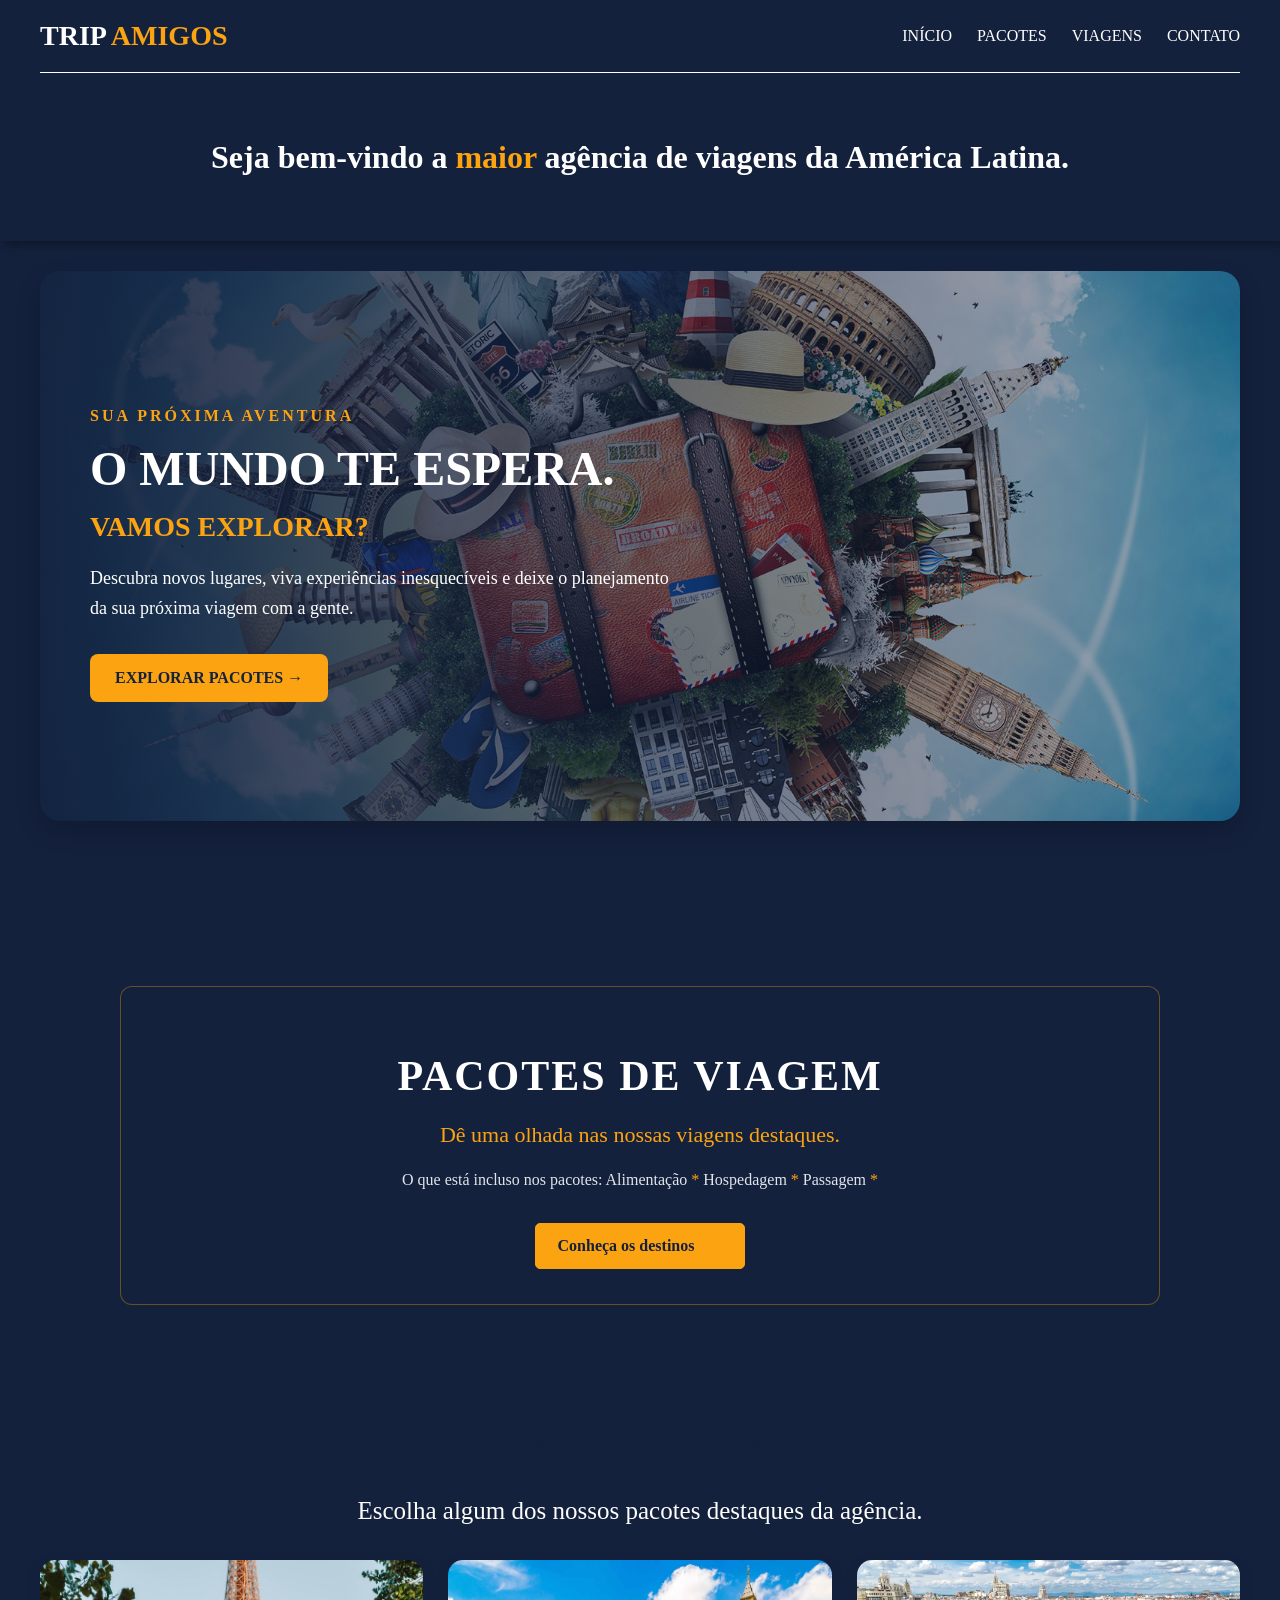
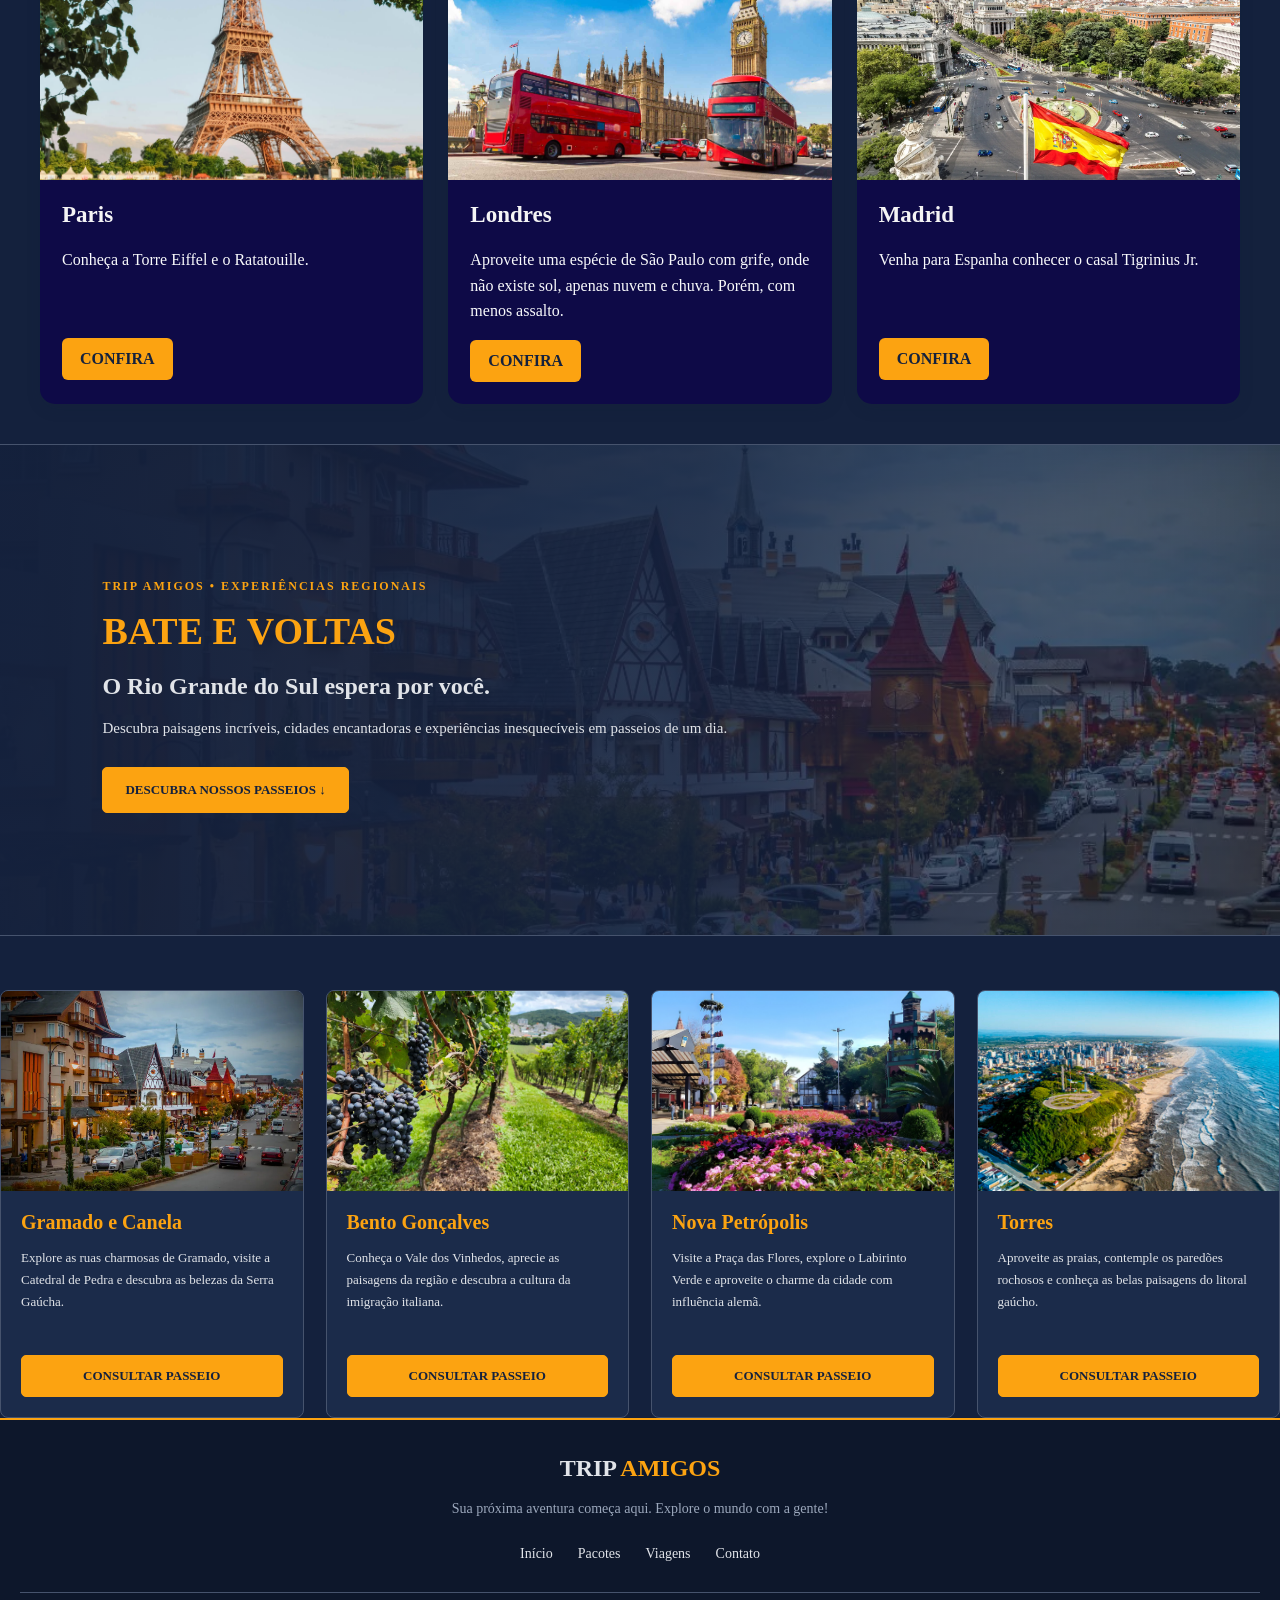
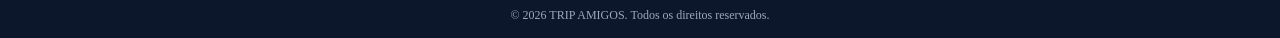
<file: index.html>
<!DOCTYPE html>
<html lang="pt-BR">
    <head>
        <meta charset="UTF-8">
        <link rel="stylesheet" href="style.css">
        <title>TRIP AMIGOS | Passeios e Viagens</title>
    </head>
    <body>
        <body id="topo"></body>
        <header>
            <nav class="navbar">
                <a href="inicio.html" class="logo">
                    TRIP <span>AMIGOS</span>
                </a>
                <ul>
                   <li><a href="index.html">INÍCIO</a></li>
                   <li><a href="pacotes.html">PACOTES</a></li>
                   <li><a href="viagem.html">VIAGENS</a></li>
                   <li><a href="contato.html">CONTATO</a></li>
                </ul>
            </nav>
             <h1>Seja bem-vindo a <span>maior</span> agência de viagens da América Latina.</h1>
        </header>
        <div class="hero">
    <div class="hero-conteudo">
        <p class="hero-destaque">SUA PRÓXIMA AVENTURA</p>

        <h1>O MUNDO TE ESPERA.</h1>

        <h2>VAMOS EXPLORAR?</h2>

        <p class="hero-descricao">
            Descubra novos lugares, viva experiências inesquecíveis
            e deixe o planejamento da sua próxima viagem com a gente.
        </p>

        <a href="pacotes.html" class="botao-hero">
            EXPLORAR PACOTES →
        </a>
    </div>
</div>

<section class="secao-pacotes">
    <section class="destinos-destaque">
    
<section class="pacote" id="pacotes">

    <h2>PACOTES DE VIAGEM</h2>

    <h3>Dê uma olhada nas nossas viagens destaques.</h3>

    <p>
        O que está incluso nos pacotes: 
        <tr>
            <td>Alimentação</td>
                <span>*</span>
            <td>Hospedagem</td>
                <span>*</span>
            <td>Passagem</td>
                <span>*</span>
        </tr>
    </p>

    <a href="#destinos" class="btn-pacotes">
        Conheça os destinos <span>→</span>
    </a>

</section>


</section>
    <h1>NOSSOS PACOTES</h1>
    <p class="introducao">
        Escolha algum dos nossos pacotes destaques da agência.
    </p>
    <div class="container-pacotes">

        <div class="card-pacote">
            <img src="paris.jpg" alt="Praia do Rio de Janeiro">

            <div class="conteudo-pacote">
                <h2>Paris</h2>
                <p>
                    Conheça a Torre Eiffel e o Ratatouille.
                </p>

                <a href="contato.html" class="botao-pacote">
                    CONFIRA
                </a>
            </div>
        </div>

        <div class="card-pacote">
            <img src="londres.jpg" alt="Cidade de Gramado">

            <div class="conteudo-pacote">
                <h2>Londres</h2>
                <p>
                    Aproveite uma espécie de São Paulo com grife, onde não existe sol, apenas nuvem e chuva. Porém, com menos assalto.
                </p>

                <a href="contato.html" class="botao-pacote">
CONFIRA                </a>
            </div>
        </div>

        <div class="card-pacote">
            <img src="espanha.jpg" alt="Praia tropical">

            <div class="conteudo-pacote">
                <h2>Madrid</h2>
                <p>
                  Venha para Espanha conhecer o casal Tigrinius Jr.
                </p>

                <a href="contato.html" class="botao-pacote">
CONFIRA                </a>
            </div>
        </div>
    </section>
    <!-- Seção de Bate e Voltas -->

<!-- Destaque da seção Bate e Voltas -->
<section class="destaque-bate-voltas">

    <div class="destaque-bate-conteudo">

        <p class="destaque-bate-etiqueta">
            TRIP AMIGOS • EXPERIÊNCIAS REGIONAIS
        </p>

        <h1>BATE E VOLTAS</h1>

        <h2>O Rio Grande do Sul espera por você.</h2>

        <p class="destaque-bate-descricao">
            Descubra paisagens incríveis, cidades encantadoras
            e experiências inesquecíveis em passeios de um dia.
        </p>

        <a href="#lista-bate-voltas" class="botao-destaque-bate">
            DESCUBRA NOSSOS PASSEIOS ↓
        </a>

    </div>

</section>

<br><br><br>

    <div class="container-bate-voltas">

        <!-- Passeio 1 -->
        <div class="card-bate-volta">
            <img src="gramado.jpg" alt="Gramado, Rio Grande do Sul">

            <div class="conteudo-bate-volta">
                <h2>Gramado e Canela</h2>

                <p>
                    Explore as ruas charmosas de Gramado,
                    visite a Catedral de Pedra e descubra
                    as belezas da Serra Gaúcha.
                </p>

                <a href="contato.html" class="botao-bate-volta">
                    CONSULTAR PASSEIO
                </a>
            </div>
        </div>

        <!-- Passeio 2 -->
        <div class="card-bate-volta">
            <img src="bento.jpg" alt="Bento Gonçalves, Serra Gaúcha">

            <div class="conteudo-bate-volta">
                <h2>Bento Gonçalves</h2>

                <p>
                    Conheça o Vale dos Vinhedos, aprecie
                    as paisagens da região e descubra
                    a cultura da imigração italiana.
                </p>

                <a href="contato.html" class="botao-bate-volta">
                    CONSULTAR PASSEIO
                </a>
            </div>
        </div>

        <!-- Passeio 3 -->
        <div class="card-bate-volta">
            <img src="nova.jpg" alt="Nova Petrópolis, Rio Grande do Sul">

            <div class="conteudo-bate-volta">
                <h2>Nova Petrópolis</h2>

                <p>
                    Visite a Praça das Flores, explore
                    o Labirinto Verde e aproveite o charme
                    da cidade com influência alemã.
                </p>

                <a href="contato.html" class="botao-bate-volta">
                    CONSULTAR PASSEIO
                </a>
            </div>
        </div>

        <!-- Passeio 4 -->
        <div class="card-bate-volta">
            <img src="torres.jpg" alt="Praias de Torres, Rio Grande do Sul">

            <div class="conteudo-bate-volta">
                <h2>Torres</h2>

                <p>
                    Aproveite as praias, contemple os
                    paredões rochosos e conheça as
                    belas paisagens do litoral gaúcho.
                </p>

                <a href="contato.html" class="botao-bate-volta">
                    CONSULTAR PASSEIO
                </a>
            </div>
        </div>

    </div>
</section>
    </body>
    
<!-- Rodapé -->
<footer class="footer">

    <div class="footer-conteudo">

        <a href="index.html" class="footer-logo">
            TRIP <span>AMIGOS</span>
        </a>

        <p>
            Sua próxima aventura começa aqui.
            Explore o mundo com a gente!
        </p>

        <nav class="footer-links">
           <a href="#topo">Início</a>
            <a href="pacotes.html">Pacotes</a>
            <a href="viagem.html">Viagens</a>
            <a href="contato.html">Contato</a>
        </nav>

    </div>

    <div class="footer-final">
        <p>
            &copy; 2026 TRIP AMIGOS.
            Todos os direitos reservados.
        </p>
    </div>

</footer>

</html>
</file>
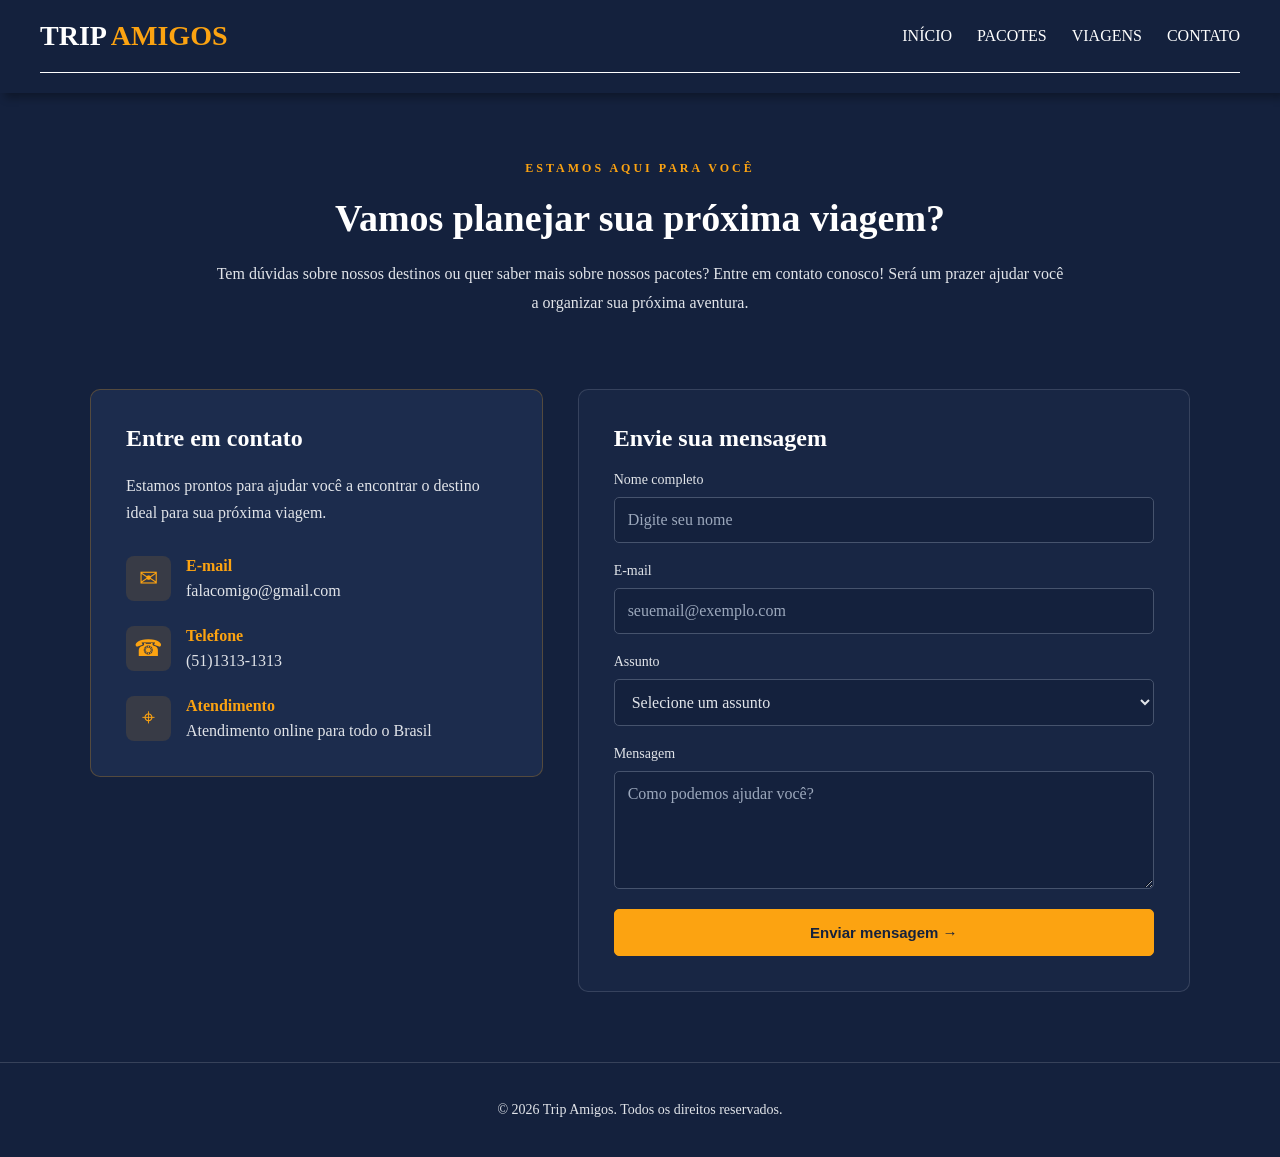
<file: contato.html>
<!DOCTYPE html>
<html lang="pt-BR">
    <head>
        <meta charset="UTF-8">
        <link rel="stylesheet" href="style.css">
        <title>TRIP AMIGOS | Passeios e Viagens</title>
    </head>
    <body>
        <header>
            <nav class="navbar">
                <a href="inicio.html" class="logo">
                    TRIP <span>AMIGOS</span>
                </a>
                <ul>
                   <li><a href="index.html">INÍCIO</a></li>
                   <li><a href="pacotes.html">PACOTES</a></li>
                   <li><a href="viagem.html">VIAGENS</a></li>
                   <li><a href="contato.html">CONTATO</a></li>
                </ul>
            </nav>
    </header>

    <main>
        <section class="contato-intro">
            <span class="contato-destaque">ESTAMOS AQUI PARA VOCÊ</span>

            <h2>Vamos planejar sua próxima viagem?</h2>

            <p>
                Tem dúvidas sobre nossos destinos ou quer saber mais
                sobre nossos pacotes? Entre em contato conosco!
                Será um prazer ajudar você a organizar sua próxima aventura.
            </p>
        </section>

        <section class="contato-container">

            <div class="contato-info">
                <h3>Entre em contato</h3>

                <p>
                    Estamos prontos para ajudar você a encontrar
                    o destino ideal para sua próxima viagem.
                </p>

                <div class="contato-item">
                    <span class="contato-icone">✉</span>
                    <div>
                        <h4>E-mail</h4>
                        <p>falacomigo@gmail.com</p>
                    </div>
                </div>

                <div class="contato-item">
                    <span class="contato-icone">☎</span>
                    <div>
                        <h4>Telefone</h4>
                        <p>(51)1313-1313</p>
                    </div>
                </div>

                <div class="contato-item">
                    <span class="contato-icone">⌖</span>
                    <div>
                        <h4>Atendimento</h4>
                        <p>Atendimento online para todo o Brasil</p>
                    </div>
                </div>
            </div>

            <div class="contato-formulario">
                <h3>Envie sua mensagem</h3>

                <form action="#" method="post">
                    <div class="campo">
                        <label for="nome">Nome completo</label>
                        <input
                            type="text"
                            id="nome"
                            name="nome"
                            placeholder="Digite seu nome"
                            required
                        >
                    </div>

                    <div class="campo">
                        <label for="email">E-mail</label>
                        <input
                            type="email"
                            id="email"
                            name="email"
                            placeholder="seuemail@exemplo.com"
                            required
                        >
                    </div>

                    <div class="campo">
                        <label for="assunto">Assunto</label>
                        <select id="assunto" name="assunto" required>
                            <option value="">Selecione um assunto</option>
                            <option value="pacotes">Pacotes de viagem</option>
                            <option value="destinos">Informações sobre destinos</option>
                            <option value="duvidas">Dúvidas gerais</option>
                            <option value="outros">Outros assuntos</option>
                        </select>
                    </div>

                    <div class="campo">
                        <label for="mensagem">Mensagem</label>
                        <textarea
                            id="mensagem"
                            name="mensagem"
                            rows="5"
                            placeholder="Como podemos ajudar você?"
                            required
                        ></textarea>
                    </div>

                    <button type="submit" class="btn-enviar">
                        Enviar mensagem →
                    </button>
                </form>
            </div>

        </section>
    </main>

    <footer class="contato-footer">
        <p>© 2026 Trip Amigos. Todos os direitos reservados.</p>
    </footer>

</body>
</html>
</file>
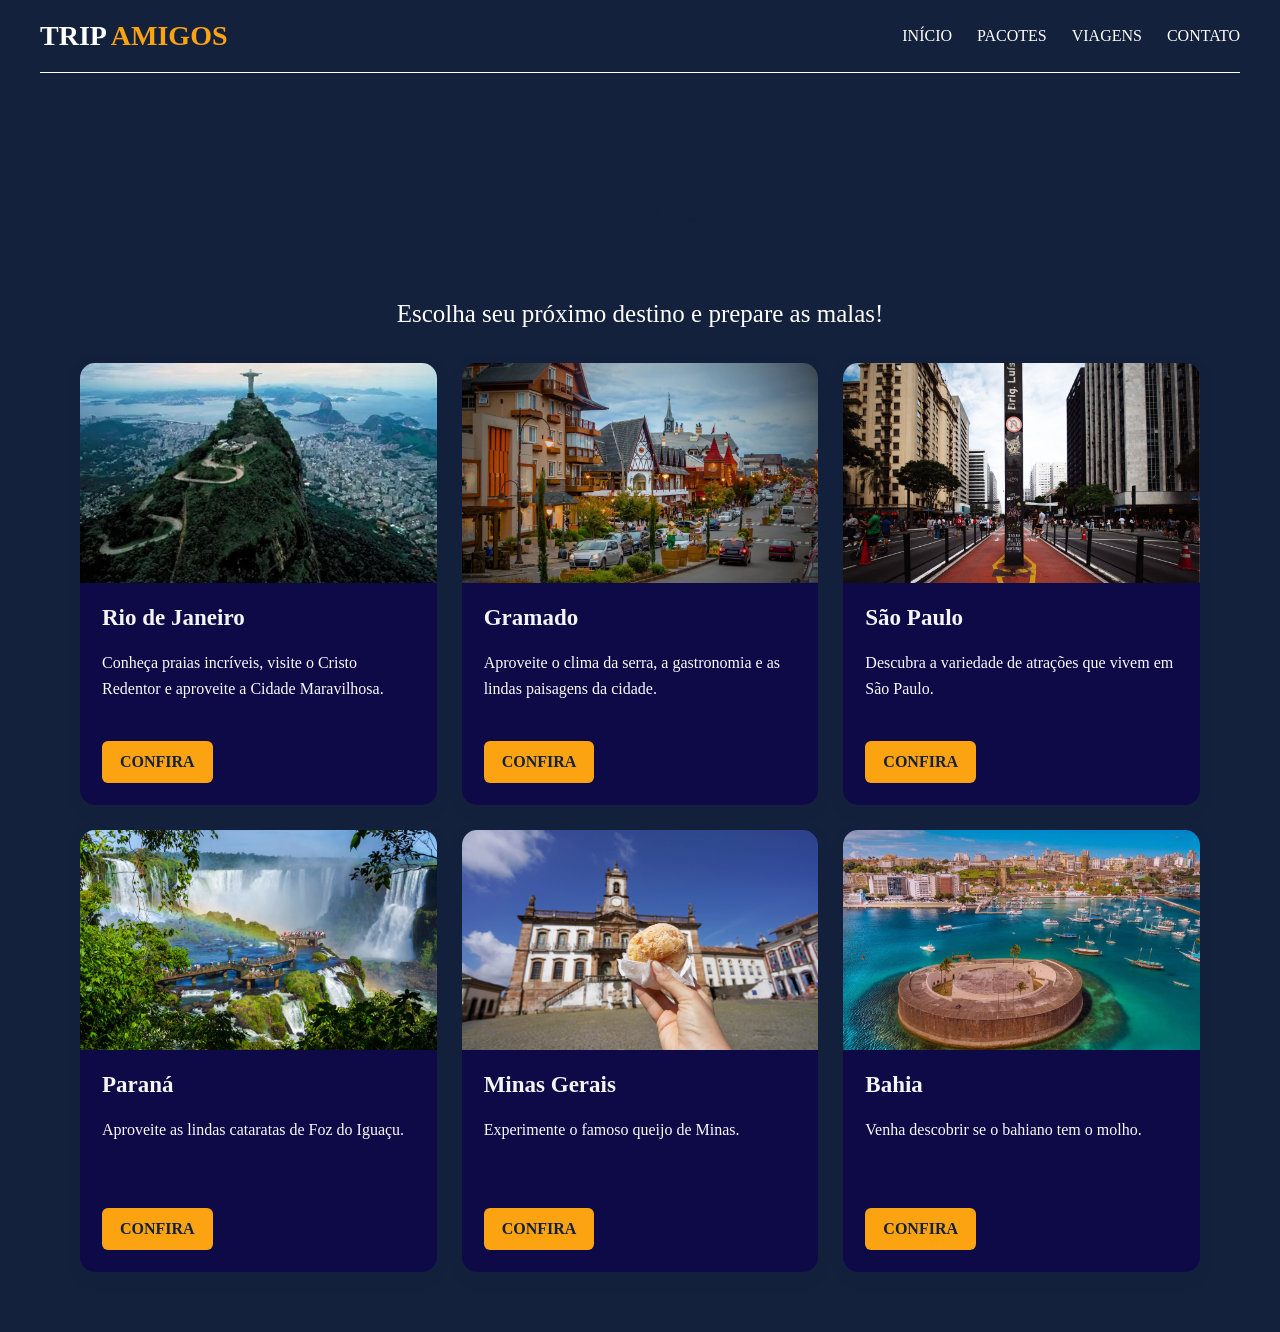
<file: pacotes.html>
<!DOCTYPE html>
<html lang="pt-BR">
    <head>
        <meta charset="UTF-8">
        <link rel="stylesheet" href="style.css">
        <title>TRIP AMIGOS | Passeios e Viagens</title>
    </head>
    <body>
        <header>
            <nav class="navbar">
                <a href="inicio.html" class="logo">
                    TRIP <span>AMIGOS</span>
                </a>
                <ul>
                   <li><a href="index.html">INÍCIO</a></li>
                   <li><a href="pacotes.html">PACOTES</a></li>
                   <li><a href="viagem.html">VIAGENS</a></li>
                   <li><a href="contato.html">CONTATO</a></li>
                </ul>
            </nav>
            
<section class="secao-pacotes">
    <h1>NOSSOS PACOTES</h1>
    <p class="introducao">
        Escolha seu próximo destino e prepare as malas!
    </p>

    <div class="container-pacotes">

        <div class="card-pacote">
            <img src="rio.jpg" alt="Praia do Rio de Janeiro">

            <div class="conteudo-pacote">
                <h2>Rio de Janeiro</h2>
                <p>
                    Conheça praias incríveis, visite o Cristo
                    Redentor e aproveite a Cidade Maravilhosa.
                </p>

                <a href="contato.html" class="botao-pacote">
CONFIRA                </a>
            </div>
        </div>

        <div class="card-pacote">
            <img src="gramado.jpg" alt="Cidade de Gramado">

            <div class="conteudo-pacote">
                <h2>Gramado</h2>
                <p>
                    Aproveite o clima da serra, a gastronomia
                    e as lindas paisagens da cidade.
                </p>

                <a href="contato.html" class="botao-pacote">
CONFIRA                </a>
            </div>
        </div>

        <div class="card-pacote">
            <img src="sp.jpg" alt="Praia tropical">

            <div class="conteudo-pacote">
                <h2>São Paulo</h2>
                <p>
                  Descubra a variedade de atrações que vivem em São Paulo.
                </p>

                <a href="contato.html" class="botao-pacote">
CONFIRA                </a>
            </div>
        </div>
         <div class="card-pacote">
            <img src="parana.jpg" alt="Praia tropical">

            <div class="conteudo-pacote">
                <h2>Paraná</h2>
                <p>
                  Aproveite as lindas cataratas de Foz do Iguaçu.
                </p>

                <a href="contato.html" class="botao-pacote">
CONFIRA                </a>
            </div>
        </div>
        <div class="card-pacote">
            <img src="minas.jpg" alt="Praia tropical">

            <div class="conteudo-pacote">
                <h2>Minas Gerais</h2>
                <p>
                  Experimente o famoso queijo de Minas.
                </p>

                <a href="contato.html" class="botao-pacote">
                    CONFIRA
                </a>
            </div>
        </div>
         <div class="card-pacote">
            <img src="bahia.jpg" alt="Praia tropical">

            <div class="conteudo-pacote">
                <h2>Bahia</h2>
                <p>
                  Venha descobrir se o bahiano tem o molho.
                </p>

                <a href="contato.html" class="botao-pacote">
                    CONFIRA
                </a>
            </div>
        </div>
    </div>
</section>
</file>
<file: style.css>
body {
    margin: 0;
    padding: 0;
    background-color: #14213D;
    color: #e1e4e9;
}

/* Cabeçalho */
header {
    background-color: #14213D;
    padding: 20px 40px;
    box-shadow: 5px 5px 8px rgba(0, 0, 0, 0.3);
}

/* Barra de navegação */
.navbar {
    display: flex;
    justify-content: space-between;
    align-items: center;
    border-bottom: 1px solid #FFFFFF;
    padding-bottom: 20px;
}

/* Lista de links */
.navbar ul {
    display: flex;
    align-items: center;
    gap: 25px;
    list-style: none;
    margin: 0;
    padding: 0;
    width: auto;
    height: auto;
    background-color: transparent;
    box-shadow: none;
    border-radius: 0;
}

/* Links do menu */
.navbar ul a {
    color: #FFFFFF;
    font-size: 16px;
    font-family: 'Times New Roman', Times, serif;
    text-decoration: none;

    /* Linha invisível antes do hover */
    border-bottom: 2px solid transparent;

    /* Espaço entre o texto e a linha */
    padding-bottom: 5px;

    /* Animação */
    transition: color 0.2s, border-color 0.2s;
}

/* Efeito ao passar o mouse */
.navbar ul a:hover {
    color: #FCA311;
    border-bottom-color: #FFFFFF;
}


/* Logo */
.logo {
    color: #FFFFFF;
    font-size: 28px;
    font-weight: bold;
    text-decoration: none;
}

.logo span {
    color: #FCA311;
}

/* Título principal */
header h1 {
    color: #FFFFFF;
    text-align: center;
    padding: 45px 0;
    margin-bottom: 0;
}
.hero {
    min-height: 450px;
    margin: 30px 40px;
    padding: 50px;
    border-radius: 20px;

    background:
        linear-gradient(
            90deg,
            rgba(20, 33, 61, 0.95),
            rgba(20, 33, 61, 0.35)
        ),
        url("viajar.jpg");

    background-size: cover;
    background-position: center;

    display: flex;
    align-items: center;

    box-shadow: 0 10px 25px rgba(0, 0, 0, 0.2);
}

/* CONTEÚDO DO CARD */
.hero-conteudo {
    max-width: 600px;
}

/* FRASE PEQUENA */
.hero-destaque {
    color: #FCA311;
    font-size: 16px;
    font-weight: bold;
    letter-spacing: 3px;
}

/* TÍTULO PRINCIPAL */
.hero h1 {
    color: #FFFFFF;
    font-size: 48px;
    margin: 15px 0;
}

/* SUBTÍTULO */
.hero h2 {
    color: #FCA311;
    font-size: 28px;
    margin: 0 0 20px;
}

/* DESCRIÇÃO */
.hero-descricao {
    color: #FFFFFF;
    font-size: 18px;
    line-height: 1.7;
    margin-bottom: 30px;
}

/* BOTÃO */
.botao-hero {
    display: inline-block;
    background-color: #FCA311;
    color: #14213D;
    padding: 15px 25px;
    border-radius: 8px;
    text-decoration: none;
    font-weight: bold;
    transition: 0.3s;
}

/* EFEITO DO BOTÃO */
.botao-hero:hover {
    background-color: #FFFFFF;
    color: #14213D;
    transform: translateY(-3px);
}
span {
    color: #FCA311;
}

/* SEÇÃO DE PACOTES */
.secao-pacotes {
    padding: 40px;
    text-align: center;
}

.secao-pacotes > h1 {
    color: #14213D;
    font-size: 36px;
    margin-bottom: 10px;
}

.introducao {
    color: #fdfdfc;
    font-size: 25px;
    margin-bottom: 35px;
}

/* ORGANIZAÇÃO DOS CARDS */
.container-pacotes {
    display: grid;
    grid-template-columns: repeat(3, minmax(0, 1fr));
    gap: 25px;
    max-width: 1200px;
    margin: 0 auto;
    text-align: left;
}

/* CADA CARD */
.card-pacote {
    background-color: #0e0a47;
    border-radius: 15px;
    overflow: hidden;
    box-shadow: 0 5px 15px rgba(20, 33, 61, 0.12);
    transition: transform 0.3s, box-shadow 0.3s;
}

/* FOTO */
.card-pacote img {
    width: 100%;
    height: 220px;
    object-fit: cover;
    display: block;
}

/* CONTEÚDO */
.conteudo-pacote {
    padding: 22px;
}

.conteudo-pacote h2 {
    color: #f4f4f5;
    font-size: 23px;
    margin-top: 0;
}

.conteudo-pacote p {
    color: #f9fafc;
    font-size: 16px;
    line-height: 1.6;
    min-height: 75px;
}

/* BOTÃO */
.botao-pacote {
    display: inline-block;
    background-color: #FCA311;
    color: #14213D;
    padding: 12px 18px;
    border-radius: 6px;
    text-decoration: none;
    font-weight: bold;
    transition: 0.3s;
}

.botao-pacote:hover {
    background-color: #14213D;
    color: #FFFFFF;
}

/* ANIMAÇÃO DO CARD */
.card-pacote:hover {
    transform: translateY(-6px);
    box-shadow: 0 10px 25px rgba(20, 33, 61, 0.2);
}

/* TABLETS */
@media (max-width: 900px) {
    .container-pacotes {
        grid-template-columns: repeat(2, minmax(0, 1fr));
    }
}

/* CELULARES */
@media (max-width: 600px) {
    .container-pacotes {
        grid-template-columns: 1fr;
    }

    .secao-pacotes {
        padding: 25px 15px;
    }

    .secao-pacotes > h1 {
        font-size: 28px;
    }
}
.destinos-destaque {
    padding: 60px 40px;
    text-align: center;
}

.destinos-destaque h2 {
    color: #FFFFFF;
    font-size: 32px;
    margin-bottom: 10px;
}

.destinos-destaque > p {
    color: #e1e4e9;
    font-size: 17px;
    margin-bottom: 35px;
}
.pacote {
    background-color: #14213D;
    color: #e1e4e9;
    text-align: center;
    padding: 65px 25px 35px;
    margin: 35px 40px;
    border: 1px solid rgba(252, 163, 17, 0.35);
    border-radius: 12px;
}

/* Pequeno destaque acima do título */
.pacote-destaque {
    display: inline-block;
    color: #FCA311;
    font-size: 13px;
    font-weight: bold;
    letter-spacing: 4px;
    margin-bottom: 18px;
}

/* Título principal */
.pacote h2 {
    color: #FFFFFF;
    font-size: 42px;
    letter-spacing: 2px;
    margin: 0 0 15px;
}

/* Subtítulo */
.pacote h3 {
    color: #FCA311;
    font-size: 22px;
    font-weight: normal;
    margin-bottom: 18px;
}

/* Descrição */
.pacote p {
    color: #e1e4e9;
    font-size: 16px;
    line-height: 1.8;
    max-width: 650px;
    margin: 0 auto 28px;
}

/* Botão para acessar o carrossel */
.btn-pacotes {
    display: inline-block;
    padding: 13px 22px;
    color: #14213D;
    background-color: #FCA311;
    border: 1px solid #FCA311;
    border-radius: 5px;
    text-decoration: none;
    font-weight: bold;
    transition: 0.3s;
}

.btn-pacotes span {
    margin-left: 8px;
}

/* Efeito do botão */
.btn-pacotes:hover {
    background-color: transparent;
    color: #FCA311;
}

/* Linha final decorativa */
.pacote-rodape {
    margin-top: 40px;
    padding-top: 20px;
    border-top: 1px solid rgba(225, 228, 233, 0.25);
    color: #aebbd0;
    font-size: 11px;
    letter-spacing: 2px;
}

.pacote-rodape span {
    color: #FCA311;
    margin: 0 8px;
}

/* Adaptação para celulares */
@media (max-width: 600px) {
    .pacote {
        margin: 25px 15px;
        padding: 45px 18px 25px;
    }

    .pacote h2 {
        font-size: 30px;
    }

    .pacote h3 {
        font-size: 19px;
    }

    .pacote-rodape {
        line-height: 2.5;
    }
}

/* Introdução da página */
.contato-intro {
    text-align: center;
    padding: 65px 25px 35px;
    max-width: 850px;
    margin: auto;
}

.contato-destaque {
    color: #FCA311;
    font-size: 12px;
    font-weight: bold;
    letter-spacing: 3px;
}

.contato-intro h2 {
    color: #FFFFFF;
    font-size: 38px;
    margin: 20px 0;
}

.contato-intro p {
    color: #e1e4e9;
    font-size: 16px;
    line-height: 1.8;
}

/* Área principal */
.contato-container {
    display: grid;
    grid-template-columns: 0.85fr 1.15fr;
    gap: 35px;
    max-width: 1100px;
    margin: 20px auto 70px;
    padding: 0 25px;
    align-items: start;
}

/* Informações de contato */
.contato-info {
    background-color: #1c2c4d;
    padding: 35px;
    border-radius: 10px;
    border: 1px solid rgba(252, 163, 17, 0.25);
}

.contato-info h3,
.contato-formulario h3 {
    color: #FFFFFF;
    font-size: 24px;
    margin: 0 0 20px;
}

.contato-info > p {
    color: #e1e4e9;
    line-height: 1.7;
    margin-bottom: 30px;
}

.contato-item {
    display: flex;
    align-items: center;
    gap: 15px;
    margin-top: 25px;
}

.contato-icone {
    display: flex;
    align-items: center;
    justify-content: center;
    min-width: 45px;
    height: 45px;
    background-color: rgba(252, 163, 17, 0.12);
    color: #FCA311;
    border-radius: 8px;
    font-size: 23px;
}

.contato-item h4 {
    color: #FCA311;
    margin: 0 0 7px;
}

.contato-item p {
    color: #e1e4e9;
    margin: 0;
    overflow-wrap: anywhere;
}

/* Formulário */
.contato-formulario {
    background-color: #182644;
    padding: 35px;
    border-radius: 10px;
    border: 1px solid rgba(225, 228, 233, 0.15);
}

.campo {
    display: flex;
    flex-direction: column;
    gap: 9px;
    margin-bottom: 20px;
}

.campo label {
    color: #e1e4e9;
    font-size: 14px;
}

.campo input,
.campo select,
.campo textarea {
    width: 100%;
    box-sizing: border-box;
    padding: 13px;
    background-color: #14213D;
    color: #e1e4e9;
    border: 1px solid #46536d;
    border-radius: 5px;
    font: inherit;
    outline: none;
    transition: border-color 0.2s;
}

.campo input::placeholder,
.campo textarea::placeholder {
    color: #9ca8bc;
}

.campo input:focus,
.campo select:focus,
.campo textarea:focus {
    border-color: #FCA311;
}

.campo textarea {
    resize: vertical;
}

/* Botão de envio */
.btn-enviar {
    width: 100%;
    padding: 14px;
    background-color: #FCA311;
    color: #14213D;
    border: 1px solid #FCA311;
    border-radius: 5px;
    font-size: 15px;
    font-weight: bold;
    cursor: pointer;
    transition: 0.3s;
}

.btn-enviar:hover {
    background-color: transparent;
    color: #FCA311;
}

/* Rodapé */
.contato-footer {
    text-align: center;
    padding: 25px;
    border-top: 1px solid rgba(225, 228, 233, 0.2);
    color: #e1e4e9;
    font-size: 13px;
}

/* Responsividade */
@media (max-width: 750px) {
    .contato-container {
        grid-template-columns: 1fr;
        padding: 0 18px;
    }

    .contato-intro h2 {
        font-size: 29px;
    }

    .contato-info,
    .contato-formulario {
        padding: 25px;
    }
}

@media (max-width: 480px) {
    header {
        padding: 20px;
    }

    .navbar {
        flex-wrap: wrap;
        gap: 20px;
    }

    .navbar ul {
        flex-wrap: wrap;
        gap: 15px;
    }

    .contato-intro {
        padding-top: 45px;
    }
}


/* ========================================
   PÁGINA DE VIAGENS
======================================== */

/* APRESENTAÇÃO */
.viagens-intro {
    text-align: center;
    max-width: 800px;
    margin: 60px auto 50px;
    padding: 0 25px;
}

.viagens-destaque {
    color: #FCA311;
    font-size: 14px;
    font-weight: bold;
    letter-spacing: 3px;
}

.viagens-intro h1 {
    color: #FFFFFF;
    font-size: 42px;
    margin: 20px 0;
}

.viagens-intro p {
    color: #e1e4e9;
    font-size: 18px;
    line-height: 1.8;
    margin: 0;
}

/* SEÇÃO DOS DESTINOS */
.viagens-destinos {
    margin: 0 40px 70px;
}

.viagens-titulo {
    text-align: center;
    margin-bottom: 40px;
}

.viagens-titulo h2 {
    color: #FFFFFF;
    font-size: 32px;
    margin-bottom: 12px;
}

.viagens-titulo p {
    color: #e1e4e9;
    font-size: 16px;
    line-height: 1.7;
}

/* GRADE DOS CARDS */
.viagens-grid {
    display: grid;
    grid-template-columns: repeat(3, minmax(0, 1fr));
    gap: 30px;
}

/* CARD DE DESTINO */
.viagem-card {
    background-color: #1c2d4d;
    border-radius: 16px;
    overflow: hidden;
    box-shadow: 0 8px 20px rgba(0, 0, 0, 0.25);
    border: 1px solid rgba(255, 255, 255, 0.08);
    transition: transform 0.3s, box-shadow 0.3s;
}

.viagem-card:hover {
    transform: translateY(-7px);
    box-shadow: 0 14px 28px rgba(0, 0, 0, 0.35);
}

/* IMAGEM */
.viagem-card img {
    width: 100%;
    height: 230px;
    object-fit: cover;
    display: block;
    transition: transform 0.4s;
}

.viagem-card:hover img {
    transform: scale(1.04);
}

/* CONTEÚDO */
.viagem-conteudo {
    padding: 25px;
}

.viagem-local {
    color: #FCA311;
    font-size: 12px;
    font-weight: bold;
    letter-spacing: 2px;
}

.viagem-conteudo h3 {
    color: #FFFFFF;
    font-size: 23px;
    margin: 12px 0;
}

.viagem-conteudo p {
    color: #e1e4e9;
    font-size: 15px;
    line-height: 1.7;
    min-height: 100px;
    margin-bottom: 25px;
}

/* BOTÃO DOS CARDS */
.viagem-botao {
    display: inline-block;
    color: #FCA311;
    text-decoration: none;
    font-weight: bold;
    border-bottom: 2px solid transparent;
    padding-bottom: 5px;
    transition: color 0.2s, border-color 0.2s;
}

.viagem-botao:hover {
    color: #FFFFFF;
    border-bottom-color: #FCA311;
}

/* CHAMADA FINAL */
.viagens-chamada {
    text-align: center;
    margin: 0 40px 70px;
    padding: 55px 30px;
    background-color: #1c2d4d;
    border-radius: 20px;
    border: 1px solid rgba(252, 163, 17, 0.3);
    box-shadow: 0 10px 25px rgba(0, 0, 0, 0.2);
}

.viagens-chamada span {
    color: #FCA311;
    font-size: 13px;
    font-weight: bold;
    letter-spacing: 2px;
}

.viagens-chamada h2 {
    color: #FFFFFF;
    font-size: 30px;
    margin: 18px 0;
}

.viagens-chamada p {
    color: #e1e4e9;
    font-size: 16px;
    line-height: 1.7;
    margin-bottom: 30px;
}

/* BOTÃO PRINCIPAL */
.viagens-cta {
    display: inline-block;
    background-color: #FCA311;
    color: #14213D;
    padding: 15px 25px;
    border-radius: 8px;
    text-decoration: none;
    font-weight: bold;
    transition: background-color 0.2s, transform 0.2s;
}

.viagens-cta:hover {
    background-color: #FFFFFF;
    transform: translateY(-2px);
}

/* RODAPÉ */
.contato-footer {
    text-align: center;
    padding: 25px 20px;
    border-top: 1px solid rgba(255, 255, 255, 0.15);
    color: #e1e4e9;
    font-size: 14px;
}

/* TABLETS */
@media (max-width: 1000px) {
    .viagens-grid {
        grid-template-columns: repeat(2, minmax(0, 1fr));
    }

    .viagens-intro h1 {
        font-size: 36px;
    }
}

/* CELULARES */
@media (max-width: 650px) {
    header {
        padding: 20px;
    }

    .navbar {
        flex-direction: column;
        gap: 25px;
    }

    .navbar ul {
        flex-wrap: wrap;
        justify-content: center;
        gap: 15px;
    }

    .navbar ul a {
        font-size: 13px;
    }

    .logo {
        font-size: 25px;
    }

    .viagens-intro {
        margin: 40px auto;
    }

    .viagens-intro h1 {
        font-size: 30px;
    }

    .viagens-intro p {
        font-size: 16px;
    }

    .viagens-destinos {
        margin: 0 20px 50px;
    }

    .viagens-titulo h2 {
        font-size: 27px;
    }

    .viagens-grid {
        grid-template-columns: 1fr;
        gap: 25px;
    }

    .viagem-card img {
        height: 220px;
    }

    .viagem-conteudo p {
        min-height: 0;
    }

    .viagens-chamada {
        margin: 0 20px 50px;
        padding: 40px 20px;
    }

    .viagens-chamada h2 {
        font-size: 25px;
    }
}

/* Seção de Bate e Voltas */
.secao-bate-voltas {
    padding: 50px 5%;
    background-color: #14213D;
    color: #e1e4e9;
    text-align: center;
}

.secao-bate-voltas h1 {
    color: #FCA311;
    font-size: 30px;
    margin-bottom: 10px;
}

.secao-bate-voltas .introducao {
    color: #9ca8bc;
    font-size: 15px;
    margin-bottom: 35px;
}

/* Grade dos passeios */
.container-bate-voltas {
    display: grid;
    grid-template-columns: repeat(4, minmax(0, 1fr));
    gap: 22px;
    max-width: 1400px;
    margin: 0 auto;
}

/* Card individual */
.card-bate-volta {
    background-color: #1b2b4a;
    border: 1px solid #46536d;
    border-radius: 8px;
    overflow: hidden;
    text-align: left;
    transition: transform 0.3s, border-color 0.3s;
}

.card-bate-volta:hover {
    transform: translateY(-5px);
    border-color: #FCA311;
}

/* Imagens */
.card-bate-volta img {
    display: block;
    width: 100%;
    height: 200px;
    object-fit: cover;
}

/* Conteúdo do card */
.conteudo-bate-volta {
    padding: 20px;
}

.conteudo-bate-volta h2 {
    color: #FCA311;
    font-size: 20px;
    margin: 0 0 12px;
}

.conteudo-bate-volta p {
    color: #e1e4e9;
    font-size: 13px;
    line-height: 1.7;
    min-height: 88px;
    margin-bottom: 20px;
}

/* Botão de consulta */
.botao-bate-volta {
    display: block;
    padding: 12px 10px;
    background-color: #FCA311;
    color: #14213D;
    border: 1px solid #FCA311;
    border-radius: 5px;
    font-size: 13px;
    font-weight: bold;
    text-align: center;
    text-decoration: none;
    transition: 0.3s;
}

.botao-bate-volta:hover {
    background-color: transparent;
    color: #FCA311;
}

/* Responsividade para tablets */
@media (max-width: 1000px) {
    .container-bate-voltas {
        grid-template-columns: repeat(2, minmax(0, 1fr));
    }
}

/* Responsividade para celulares */
@media (max-width: 600px) {
    .secao-bate-voltas {
        padding: 35px 5%;
    }

    .secao-bate-voltas h1 {
        font-size: 24px;
    }

    .container-bate-voltas {
        grid-template-columns: 1fr;
    }

    .card-bate-volta img {
        height: 220px;
    }

    .conteudo-bate-volta p {
        min-height: 0;
    }
}

/* Destaque Bate e Voltas */
.destaque-bate-voltas {
    background:
        linear-gradient(
            90deg,
            rgba(20, 33, 61, 0.98) 0%,
            rgba(20, 33, 61, 0.88) 55%,
            rgba(20, 33, 61, 0.45) 100%
        ),
        url("gramado.jpg") center 45% / cover no-repeat;

    padding: 75px 8%;
    min-height: 340px;
    display: flex;
    align-items: center;
    border-top: 1px solid #46536d;
    border-bottom: 1px solid #46536d;
    color: #e1e4e9;
}

.destaque-bate-conteudo {
    max-width: 650px;
}

.destaque-bate-etiqueta {
    color: #FCA311;
    font-size: 12px;
    font-weight: bold;
    letter-spacing: 2px;
    margin-bottom: 15px;
}

.destaque-bate-conteudo h1 {
    color: #FCA311;
    font-size: 38px;
    margin: 0 0 12px;
}

.destaque-bate-conteudo h2 {
    color: #e1e4e9;
    font-size: 24px;
    margin-bottom: 15px;
}

.destaque-bate-descricao {
    color: #e1e4e9;
    font-size: 15px;
    line-height: 1.8;
    margin-bottom: 25px;
}

.botao-destaque-bate {
    display: inline-block;
    background-color: #FCA311;
    color: #14213D;
    border: 1px solid #FCA311;
    border-radius: 5px;
    padding: 14px 22px;
    font-size: 13px;
    font-weight: bold;
    text-decoration: none;
    transition: 0.3s;
}

.botao-destaque-bate:hover {
    background-color: transparent;
    color: #FCA311;
}

/* Celulares */
@media (max-width: 600px) {
    .destaque-bate-voltas {
        padding: 50px 6%;
        min-height: 320px;
        background-position: center;
    }

    .destaque-bate-conteudo h1 {
        font-size: 30px;
    }

    .destaque-bate-conteudo h2 {
        font-size: 20px;
    }
}

/* Rodapé */
.footer {
    background-color: #0d172b;
    color: #e1e4e9;
    border-top: 2px solid #FCA311;
    text-align: center;
    padding: 35px 20px 15px;
}

.footer-conteudo {
    max-width: 1000px;
    margin: 0 auto;
}
html {
    scroll-behavior: smooth;
}
.footer-logo {
    color: #e1e4e9;
    font-size: 24px;
    font-weight: bold;
    text-decoration: none;
}

.footer-logo span {
    color: #FCA311;
}

.footer-conteudo p {
    color: #9ca8bc;
    font-size: 14px;
    margin: 15px 0 25px;
    line-height: 1.7;
}

.footer-links {
    display: flex;
    justify-content: center;
    flex-wrap: wrap;
    gap: 25px;
    margin-bottom: 30px;
}

.footer-links a {
    color: #e1e4e9;
    font-size: 14px;
    text-decoration: none;
    transition: color 0.3s;
}

.footer-links a:hover {
    color: #FCA311;
}

.footer-final {
    border-top: 1px solid #46536d;
    padding-top: 15px;
}

.footer-final p {
    color: #9ca8bc;
    font-size: 12px;
    margin: 0;
}

@media (max-width: 500px) {
    .footer-links {
        gap: 18px;
    }

    .footer {
        padding: 30px 15px 15px;
    }
}
</file>
